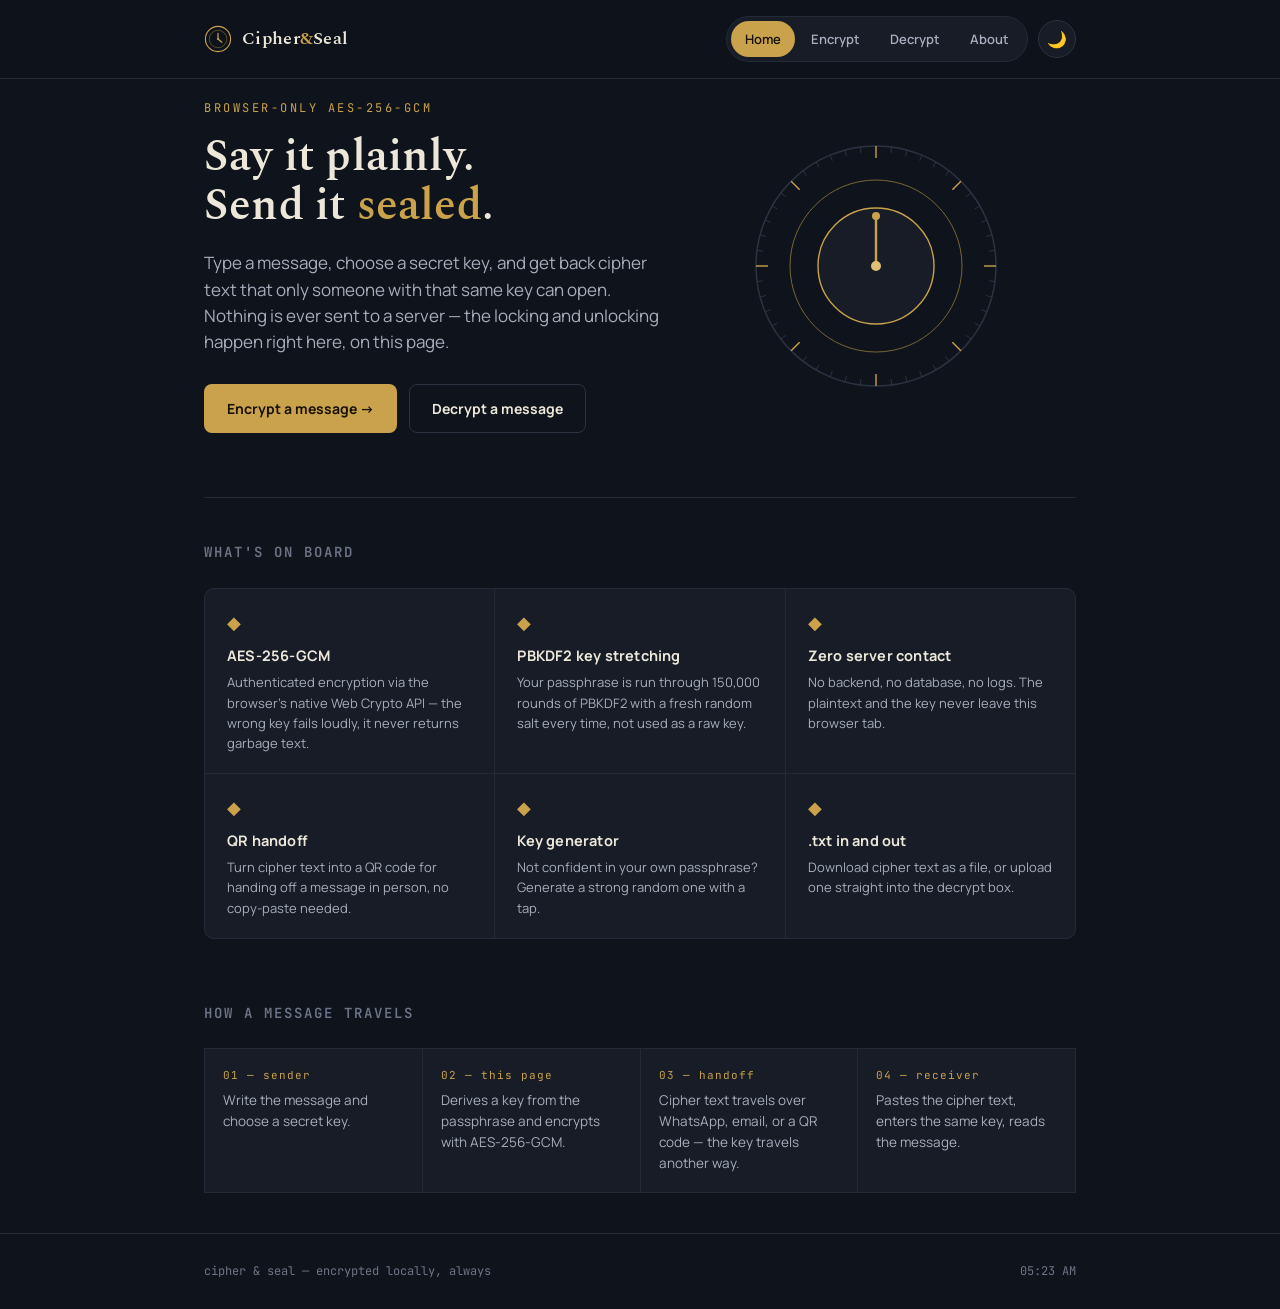
<file: index.html>
<!DOCTYPE html>
<html lang="en" data-theme="dark">
<head>
<meta charset="UTF-8">
<meta name="viewport" content="width=device-width, initial-scale=1.0">
<title>Cipher &amp; Seal — private messages, encrypted in your browser</title>
<link rel="preconnect" href="https://fonts.googleapis.com">
<link rel="preconnect" href="https://fonts.gstatic.com" crossorigin>
<link href="https://fonts.googleapis.com/css2?family=Spectral:wght@400;500;600;700&family=JetBrains+Mono:wght@400;500;600&family=Manrope:wght@400;500;600;700&display=swap" rel="stylesheet">
<link rel="stylesheet" href="css/style.css">
</head>
<body>

<header class="topbar">
  <div class="topbar-inner">
    <a class="brand" href="index.html" style="text-decoration:none; color:inherit;">
      <svg class="brand-mark" viewBox="0 0 40 40" fill="none" xmlns="http://www.w3.org/2000/svg">
        <circle cx="20" cy="20" r="18" stroke="var(--brass)" stroke-width="1.6"/>
        <circle cx="20" cy="20" r="12.5" stroke="var(--brass)" stroke-width="1" opacity="0.55"/>
        <path d="M20 12 L20 20 L25.5 24.5" stroke="var(--brass)" stroke-width="1.8" stroke-linecap="round" stroke-linejoin="round"/>
        <circle cx="20" cy="20" r="1.6" fill="var(--brass)"/>
      </svg>
      <span class="brand-name">Cipher<em>&amp;</em>Seal</span>
    </a>
    <div class="topbar-right">
      <nav class="tabs" aria-label="Site sections">
        <a href="index.html" class="active">Home</a>
        <a href="encrypt.html">Encrypt</a>
        <a href="decrypt.html">Decrypt</a>
        <a href="about.html">About</a>
      </nav>
      <button class="theme-toggle" id="themeToggle" aria-label="Toggle light and dark mode" title="Toggle theme">🌙</button>
    </div>
  </div>
</header>

<main class="wrap">
  <section class="page active" id="page-home">
    <div class="hero">
      <div>
        <div class="eyebrow">Browser-only AES-256-GCM</div>
        <h1>Say it plainly.<br>Send it <span>sealed</span>.</h1>
        <p class="lede">Type a message, choose a secret key, and get back cipher text that only someone with that same key can open. Nothing is ever sent to a server — the locking and unlocking happen right here, on this page.</p>
        <div class="hero-ctas">
          <a class="btn btn-primary" href="encrypt.html">Encrypt a message →</a>
          <a class="btn btn-ghost" href="decrypt.html">Decrypt a message</a>
        </div>
      </div>
      <svg class="hero-dial" viewBox="0 0 300 300" fill="none" xmlns="http://www.w3.org/2000/svg" role="img" aria-label="Illustration of a rotating combination dial">
        <circle cx="150" cy="150" r="120" stroke="var(--border)" stroke-width="1.5"/>
        <g id="dialTicks" style="transform-origin:150px 150px;">
          <g id="ticksGroup"></g>
        </g>
        <circle cx="150" cy="150" r="86" stroke="var(--brass-dim)" stroke-width="1"/>
        <circle cx="150" cy="150" r="58" fill="var(--surface)" stroke="var(--brass)" stroke-width="1.4"/>
        <g id="dialArrow" style="transform-origin:150px 150px;">
          <path d="M150 150 L150 100" stroke="var(--brass)" stroke-width="2.4" stroke-linecap="round"/>
          <circle cx="150" cy="100" r="4" fill="var(--brass)"/>
        </g>
        <circle cx="150" cy="150" r="5" fill="var(--brass-bright)"/>
      </svg>
    </div>

    <div class="manifest">
      <h2>What's on board</h2>
      <div class="manifest-grid">
        <div class="manifest-item"><span class="stamp">◆</span><h3>AES-256-GCM</h3><p>Authenticated encryption via the browser's native Web Crypto API — the wrong key fails loudly, it never returns garbage text.</p></div>
        <div class="manifest-item"><span class="stamp">◆</span><h3>PBKDF2 key stretching</h3><p>Your passphrase is run through 150,000 rounds of PBKDF2 with a fresh random salt every time, not used as a raw key.</p></div>
        <div class="manifest-item"><span class="stamp">◆</span><h3>Zero server contact</h3><p>No backend, no database, no logs. The plaintext and the key never leave this browser tab.</p></div>
        <div class="manifest-item"><span class="stamp">◆</span><h3>QR handoff</h3><p>Turn cipher text into a QR code for handing off a message in person, no copy-paste needed.</p></div>
        <div class="manifest-item"><span class="stamp">◆</span><h3>Key generator</h3><p>Not confident in your own passphrase? Generate a strong random one with a tap.</p></div>
        <div class="manifest-item"><span class="stamp">◆</span><h3>.txt in and out</h3><p>Download cipher text as a file, or upload one straight into the decrypt box.</p></div>
      </div>
    </div>

    <div class="how">
      <h2>How a message travels</h2>
      <div class="how-flow">
        <div class="how-step"><div class="k">01 — sender</div><p>Write the message and choose a secret key.</p></div>
        <div class="how-step"><div class="k">02 — this page</div><p>Derives a key from the passphrase and encrypts with AES-256-GCM.</p></div>
        <div class="how-step"><div class="k">03 — handoff</div><p>Cipher text travels over WhatsApp, email, or a QR code — the key travels another way.</p></div>
        <div class="how-step"><div class="k">04 — receiver</div><p>Pastes the cipher text, enters the same key, reads the message.</p></div>
      </div>
    </div>
  </section>
</main>

<footer>
  <div class="wrap">
    <span>cipher &amp; seal — encrypted locally, always</span>
    <span id="clockTag"></span>
  </div>
</footer>

<script src="js/utils.js"></script>
</body>
</html>
</file>
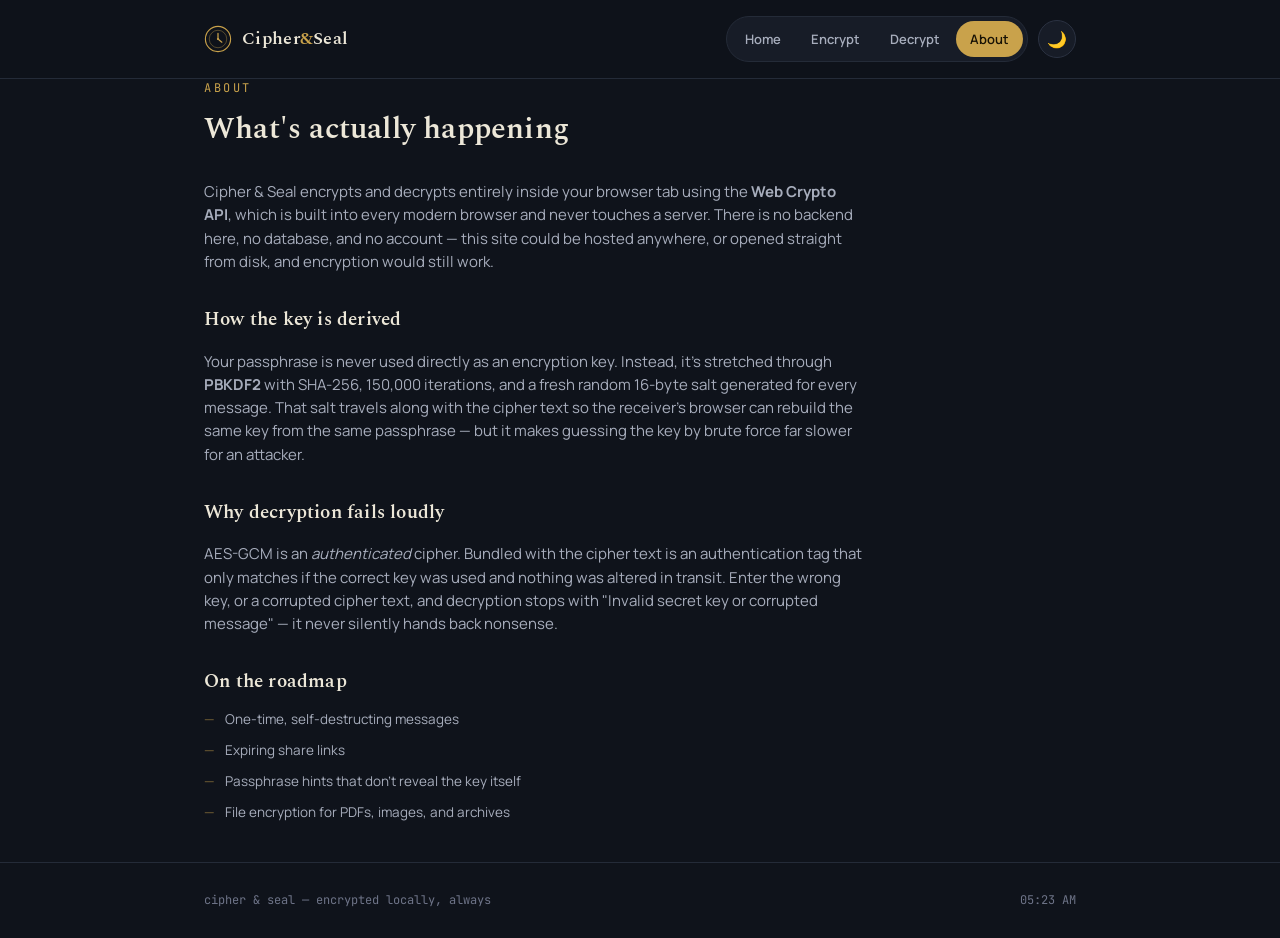
<file: about.html>
<!DOCTYPE html>
<html lang="en" data-theme="dark">
<head>
<meta charset="UTF-8">
<meta name="viewport" content="width=device-width, initial-scale=1.0">
<title>About — Cipher &amp; Seal</title>
<link rel="preconnect" href="https://fonts.googleapis.com">
<link rel="preconnect" href="https://fonts.gstatic.com" crossorigin>
<link href="https://fonts.googleapis.com/css2?family=Spectral:wght@400;500;600;700&family=JetBrains+Mono:wght@400;500;600&family=Manrope:wght@400;500;600;700&display=swap" rel="stylesheet">
<link rel="stylesheet" href="css/style.css">
</head>
<body>

<header class="topbar">
  <div class="topbar-inner">
    <a class="brand" href="index.html" style="text-decoration:none; color:inherit;">
      <svg class="brand-mark" viewBox="0 0 40 40" fill="none" xmlns="http://www.w3.org/2000/svg">
        <circle cx="20" cy="20" r="18" stroke="var(--brass)" stroke-width="1.6"/>
        <circle cx="20" cy="20" r="12.5" stroke="var(--brass)" stroke-width="1" opacity="0.55"/>
        <path d="M20 12 L20 20 L25.5 24.5" stroke="var(--brass)" stroke-width="1.8" stroke-linecap="round" stroke-linejoin="round"/>
        <circle cx="20" cy="20" r="1.6" fill="var(--brass)"/>
      </svg>
      <span class="brand-name">Cipher<em>&amp;</em>Seal</span>
    </a>
    <div class="topbar-right">
      <nav class="tabs" aria-label="Site sections">
        <a href="index.html">Home</a>
        <a href="encrypt.html">Encrypt</a>
        <a href="decrypt.html">Decrypt</a>
        <a href="about.html" class="active">About</a>
      </nav>
      <button class="theme-toggle" id="themeToggle" aria-label="Toggle light and dark mode" title="Toggle theme">🌙</button>
    </div>
  </div>
</header>

<main class="wrap">
  <section class="page active" id="page-about">
    <div class="panel-head">
      <div class="eyebrow">About</div>
      <h1>What's actually happening</h1>
    </div>
    <div class="about-body">
      <p>Cipher &amp; Seal encrypts and decrypts entirely inside your browser tab using the <strong>Web Crypto API</strong>, which is built into every modern browser and never touches a server. There is no backend here, no database, and no account — this site could be hosted anywhere, or opened straight from disk, and encryption would still work.</p>

      <h2>How the key is derived</h2>
      <p>Your passphrase is never used directly as an encryption key. Instead, it's stretched through <strong>PBKDF2</strong> with SHA-256, 150,000 iterations, and a fresh random 16-byte salt generated for every message. That salt travels along with the cipher text so the receiver's browser can rebuild the same key from the same passphrase — but it makes guessing the key by brute force far slower for an attacker.</p>

      <h2>Why decryption fails loudly</h2>
      <p>AES-GCM is an <em>authenticated</em> cipher. Bundled with the cipher text is an authentication tag that only matches if the correct key was used and nothing was altered in transit. Enter the wrong key, or a corrupted cipher text, and decryption stops with "Invalid secret key or corrupted message" — it never silently hands back nonsense.</p>

      <h2>On the roadmap</h2>
      <ul class="roadmap">
        <li>One-time, self-destructing messages</li>
        <li>Expiring share links</li>
        <li>Passphrase hints that don't reveal the key itself</li>
        <li>File encryption for PDFs, images, and archives</li>
      </ul>
    </div>
  </section>
</main>

<footer>
  <div class="wrap">
    <span>cipher &amp; seal — encrypted locally, always</span>
    <span id="clockTag"></span>
  </div>
</footer>

<script src="js/utils.js"></script>
</body>
</html>
</file>
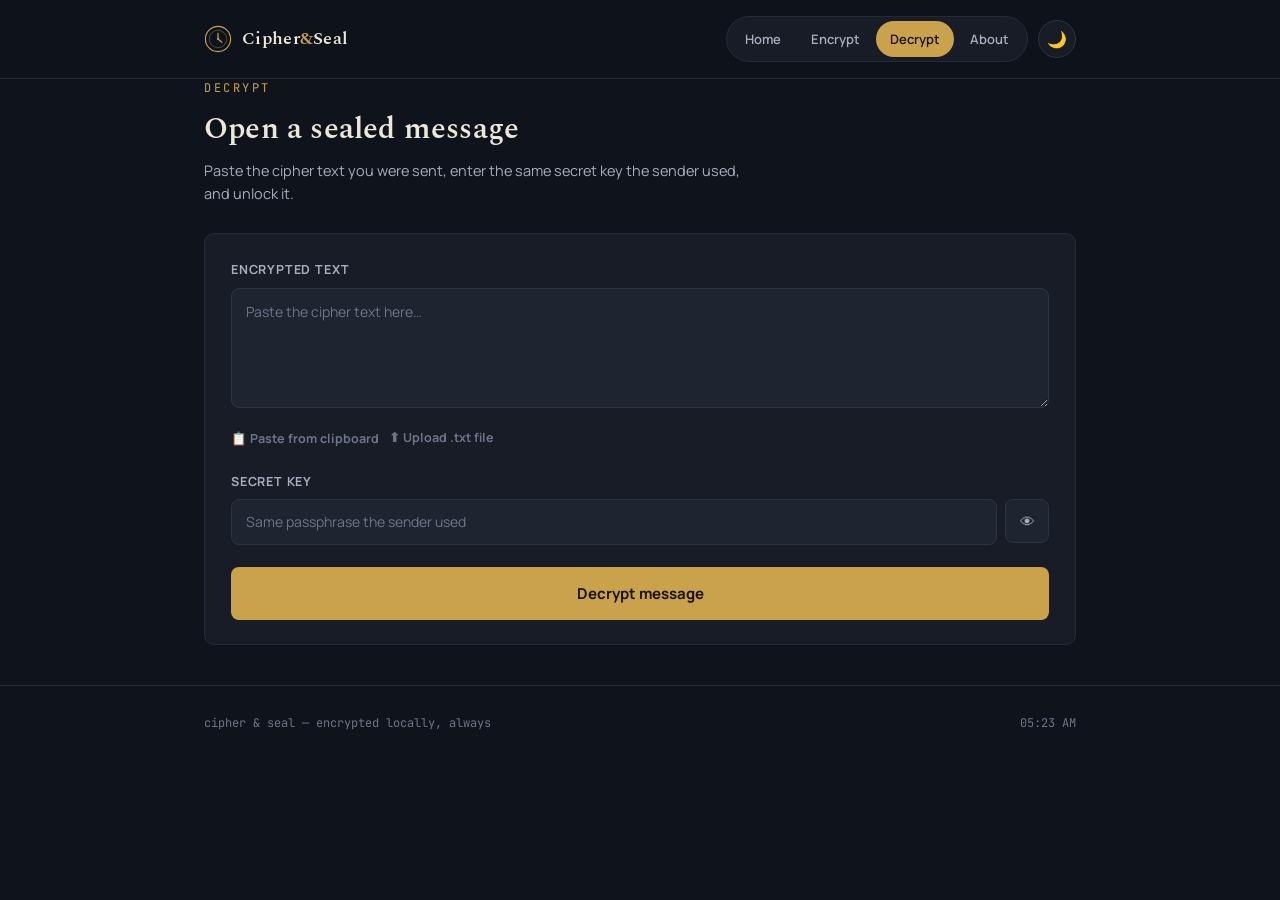
<file: decrypt.html>
<!DOCTYPE html>
<html lang="en" data-theme="dark">
<head>
<meta charset="UTF-8">
<meta name="viewport" content="width=device-width, initial-scale=1.0">
<title>Decrypt a message — Cipher &amp; Seal</title>
<link rel="preconnect" href="https://fonts.googleapis.com">
<link rel="preconnect" href="https://fonts.gstatic.com" crossorigin>
<link href="https://fonts.googleapis.com/css2?family=Spectral:wght@400;500;600;700&family=JetBrains+Mono:wght@400;500;600&family=Manrope:wght@400;500;600;700&display=swap" rel="stylesheet">
<link rel="stylesheet" href="css/style.css">
</head>
<body>

<header class="topbar">
  <div class="topbar-inner">
    <a class="brand" href="index.html" style="text-decoration:none; color:inherit;">
      <svg class="brand-mark" viewBox="0 0 40 40" fill="none" xmlns="http://www.w3.org/2000/svg">
        <circle cx="20" cy="20" r="18" stroke="var(--brass)" stroke-width="1.6"/>
        <circle cx="20" cy="20" r="12.5" stroke="var(--brass)" stroke-width="1" opacity="0.55"/>
        <path d="M20 12 L20 20 L25.5 24.5" stroke="var(--brass)" stroke-width="1.8" stroke-linecap="round" stroke-linejoin="round"/>
        <circle cx="20" cy="20" r="1.6" fill="var(--brass)"/>
      </svg>
      <span class="brand-name">Cipher<em>&amp;</em>Seal</span>
    </a>
    <div class="topbar-right">
      <nav class="tabs" aria-label="Site sections">
        <a href="index.html">Home</a>
        <a href="encrypt.html">Encrypt</a>
        <a href="decrypt.html" class="active">Decrypt</a>
        <a href="about.html">About</a>
      </nav>
      <button class="theme-toggle" id="themeToggle" aria-label="Toggle light and dark mode" title="Toggle theme">🌙</button>
    </div>
  </div>
</header>

<main class="wrap">
  <section class="page active" id="page-decrypt">
    <div class="panel-head">
      <div class="eyebrow">Decrypt</div>
      <h1>Open a sealed message</h1>
      <p>Paste the cipher text you were sent, enter the same secret key the sender used, and unlock it.</p>
    </div>

    <div class="card">
      <div class="field">
        <div class="field-label"><label for="decInput">Encrypted text</label></div>
        <textarea id="decInput" placeholder="Paste the cipher text here…"></textarea>
        <div class="row-actions">
          <button class="link-btn" id="pasteDecInput">📋 Paste from clipboard</button>
          <label class="link-btn" for="uploadTxt" style="cursor:pointer;">⬆ Upload .txt file</label>
          <input type="file" id="uploadTxt" accept=".txt" class="visually-hidden">
        </div>
      </div>

      <div class="field">
        <div class="field-label"><label for="decKey">Secret key</label></div>
        <div class="key-row">
          <input class="keyinput" id="decKey" type="password" placeholder="Same passphrase the sender used" autocomplete="off">
          <button class="icon-btn" id="decKeyToggle" aria-label="Show secret key" title="Show/hide">👁</button>
        </div>
      </div>

      <div class="action-row" style="margin-top:22px;">
        <button class="btn btn-primary btn-full" id="decryptBtn">Decrypt message</button>
      </div>

      <div class="status" id="decStatus"></div>

      <div class="output-block" id="decOutputBlock">
        <div class="output-head">
          <div class="field-label" style="margin:0;"><label>Original message</label></div>
          <span class="seal"><span class="dot"></span>verified</span>
        </div>
        <textarea id="decOutput" readonly></textarea>
        <div class="output-actions">
          <button class="small-btn" id="copyDecOutput">📋 Copy</button>
        </div>
      </div>
    </div>
  </section>
</main>

<footer>
  <div class="wrap">
    <span>cipher &amp; seal — encrypted locally, always</span>
    <span id="clockTag"></span>
  </div>
</footer>

<script src="js/utils.js"></script>
<script src="js/crypto.js"></script>
<script src="js/decrypt.js"></script>
</body>
</html>
</file>
<file: css/style.css>
:root{
  --bg:#0F131B;
  --surface:#171C27;
  --surface-2:#1E2531;
  --raised:#232B39;
  --border:#2B3242;
  --border-soft:#242B38;
  --text:#ECE7D8;
  --text-dim:#A7ADBC;
  --text-faint:#6E7488;
  --brass:#C9A24B;
  --brass-bright:#E0BE72;
  --brass-dim:#7A6636;
  --danger:#E2574C;
  --danger-bg:#2B1A19;
  --success:#7BC79A;
  --success-bg:#16241C;
  --font-display:'Spectral', Georgia, serif;
  --font-mono:'JetBrains Mono', 'Courier New', monospace;
  --font-body:'Manrope', -apple-system, sans-serif;
  --radius:10px;
}
:root[data-theme="light"]{
  --bg:#F4F0E4;
  --surface:#FFFFFF;
  --surface-2:#FBF8EF;
  --raised:#FFFFFF;
  --border:#E1D9C2;
  --border-soft:#EAE3CE;
  --text:#20242E;
  --text-dim:#5B5F6E;
  --text-faint:#8B8F9C;
  --brass:#9C7A2C;
  --brass-bright:#B4903E;
  --brass-dim:#C9BB92;
  --danger:#B23A30;
  --danger-bg:#FBEAE8;
  --success:#2F7A54;
  --success-bg:#E9F5EE;
}
*{box-sizing:border-box;}
html{scroll-behavior:smooth;}
body{
  margin:0;
  background:var(--bg);
  color:var(--text);
  font-family:var(--font-body);
  line-height:1.55;
  transition:background .25s ease,color .25s ease;
  -webkit-font-smoothing:antialiased;
}
@media (prefers-reduced-motion: reduce){
  *{animation-duration:0.01ms !important; animation-iteration-count:1 !important; transition-duration:0.01ms !important; scroll-behavior:auto !important;}
}
::selection{background:var(--brass); color:#12151B;}

a{color:var(--brass-bright);}
h1,h2,h3{font-family:var(--font-display); font-weight:600; margin:0; letter-spacing:.2px;}

.wrap{max-width:920px; margin:0 auto; padding:0 24px;}
@media (max-width:480px){.wrap{padding:0 16px;}}

header.topbar{
  position:sticky; top:0; z-index:40;
  background:color-mix(in srgb, var(--bg) 88%, transparent);
  backdrop-filter:blur(10px);
  border-bottom:1px solid var(--border-soft);
}
.topbar-inner{
  display:flex; align-items:center; justify-content:space-between;
  padding:16px 24px; max-width:920px; margin:0 auto; gap:12px; flex-wrap:wrap;
}
@media (max-width:480px){.topbar-inner{padding:12px 16px;}}
.brand{display:flex; align-items:center; gap:10px;}
.brand-mark{width:28px; height:28px; flex:none;}
.brand-name{font-family:var(--font-display); font-weight:600; font-size:18px; letter-spacing:.3px; white-space:nowrap;}
.brand-name em{font-style:normal; color:var(--brass);}

.topbar-right{display:flex; align-items:center; gap:0;}

nav.tabs{display:flex; gap:2px; background:var(--surface); border:1px solid var(--border-soft); border-radius:999px; padding:4px;}
nav.tabs a{
  font-family:var(--font-body); font-weight:600; font-size:13px; text-decoration:none;
  color:var(--text-dim); background:transparent; border:none; border-radius:999px;
  padding:8px 14px; cursor:pointer; transition:.15s ease; display:inline-block;
}
nav.tabs a:hover{color:var(--text);}
nav.tabs a.active{background:var(--brass); color:#181205;}
nav.tabs a:focus-visible, .icon-btn:focus-visible, button:focus-visible, input:focus-visible, textarea:focus-visible, .theme-toggle:focus-visible{
  outline:2px solid var(--brass); outline-offset:2px;
}
@media (max-width:560px){
  nav.tabs{width:100%; justify-content:space-between;}
  nav.tabs a{padding:8px 10px; font-size:12.5px; flex:1; text-align:center;}
}

.theme-toggle{
  border:1px solid var(--border); background:var(--surface); color:var(--text-dim);
  width:38px; height:38px; border-radius:999px; cursor:pointer; display:flex; align-items:center; justify-content:center;
  font-size:16px; margin-left:10px; transition:.15s ease; flex:none;
}
.theme-toggle:hover{border-color:var(--brass); color:var(--brass);}

main{padding:56px 0 100px;}
@media (max-width:480px){main{padding:36px 0 70px;}}

/* HOME */
.hero{display:grid; grid-template-columns:1.15fr .85fr; gap:48px; align-items:center; padding:20px 0 64px;}
@media (max-width:760px){.hero{grid-template-columns:1fr; text-align:center; padding:10px 0 44px;} .hero-dial{margin:0 auto;}}
.eyebrow{font-family:var(--font-mono); font-size:12px; letter-spacing:2.5px; text-transform:uppercase; color:var(--brass); margin-bottom:14px;}
.hero h1{font-size:44px; line-height:1.12; margin-bottom:20px;}
@media (max-width:560px){.hero h1{font-size:32px;}}
.hero h1 span{color:var(--brass);}
.hero p.lede{font-size:17px; color:var(--text-dim); max-width:46ch; margin-bottom:28px;}
@media (max-width:760px){.hero p.lede{margin-left:auto; margin-right:auto;}}
.hero-ctas{display:flex; gap:12px; flex-wrap:wrap;}
@media (max-width:760px){.hero-ctas{justify-content:center;}}

.btn{
  font-family:var(--font-body); font-weight:700; font-size:14px; cursor:pointer;
  border-radius:8px; padding:13px 22px; border:1px solid transparent; transition:.15s ease;
  display:inline-flex; align-items:center; gap:8px; text-decoration:none;
}
.btn-primary{background:var(--brass); color:#181205;}
.btn-primary:hover{background:var(--brass-bright);}
.btn-ghost{background:transparent; color:var(--text); border-color:var(--border);}
.btn-ghost:hover{border-color:var(--brass); color:var(--brass);}

.hero-dial{width:100%; max-width:300px;}
@media (max-width:560px){.hero-dial{max-width:220px;}}

.manifest{border-top:1px solid var(--border-soft); padding-top:44px;}
.manifest h2{font-size:14px; font-family:var(--font-mono); text-transform:uppercase; letter-spacing:2px; color:var(--text-faint); margin-bottom:24px;}
.manifest-grid{display:grid; grid-template-columns:repeat(auto-fit, minmax(220px,1fr)); gap:1px; background:var(--border-soft); border:1px solid var(--border-soft); border-radius:var(--radius); overflow:hidden;}
.manifest-item{background:var(--surface); padding:20px 22px;}
.manifest-item .stamp{color:var(--brass); font-size:18px; margin-bottom:8px; display:block;}
.manifest-item h3{font-family:var(--font-body); font-size:14.5px; font-weight:700; margin-bottom:5px;}
.manifest-item p{font-size:13px; color:var(--text-dim); margin:0;}

.how{margin-top:64px;}
.how h2{font-size:14px; font-family:var(--font-mono); text-transform:uppercase; letter-spacing:2px; color:var(--text-faint); margin-bottom:24px;}
.how-flow{display:flex; align-items:stretch; gap:0; flex-wrap:wrap;}
.how-step{flex:1; min-width:150px; background:var(--surface); border:1px solid var(--border-soft); padding:18px 18px; position:relative;}
.how-step + .how-step{border-left:none;}
@media (max-width:700px){.how-step{border-left:1px solid var(--border-soft) !important; border-top:none;} .how-step + .how-step{border-top:none;}}
.how-step .k{font-family:var(--font-mono); font-size:11px; color:var(--brass); letter-spacing:1px;}
.how-step p{font-size:13.5px; margin:6px 0 0; color:var(--text-dim);}

/* shared panels */
.panel-head{margin-bottom:28px;}
.panel-head .eyebrow{margin-bottom:8px;}
.panel-head h1{font-size:30px;}
@media (max-width:480px){.panel-head h1{font-size:24px;}}
.panel-head p{color:var(--text-dim); font-size:14.5px; margin-top:8px; max-width:60ch;}

.card{background:var(--surface); border:1px solid var(--border-soft); border-radius:var(--radius); padding:26px 26px 24px;}
@media (max-width:480px){.card{padding:18px 16px 18px;}}
.field{margin-bottom:20px;}
.field:last-child{margin-bottom:0;}
.field-label{display:flex; align-items:center; justify-content:space-between; margin-bottom:8px; gap:8px;}
.field-label label{font-size:12.5px; font-weight:700; text-transform:uppercase; letter-spacing:.8px; color:var(--text-dim);}
.field-hint{font-size:11.5px; color:var(--text-faint); font-family:var(--font-mono);}

textarea, .keyinput{
  width:100%; background:var(--surface-2); border:1px solid var(--border); color:var(--text);
  border-radius:8px; padding:13px 14px; font-family:var(--font-mono); font-size:14px;
  resize:vertical; transition:.15s ease;
}
textarea::placeholder, .keyinput::placeholder{color:var(--text-faint); font-family:var(--font-body);}
textarea:focus, .keyinput:focus{outline:2px solid var(--brass); outline-offset:1px; border-color:var(--brass);}
textarea{min-height:120px;}

.key-row{position:relative; display:flex; gap:8px;}
.key-row .keyinput{flex:1; min-width:0;}
.icon-btn{
  background:var(--surface-2); border:1px solid var(--border); color:var(--text-dim);
  width:44px; height:44px; border-radius:8px; cursor:pointer; flex:none;
  display:flex; align-items:center; justify-content:center; font-size:15px; transition:.15s ease;
}
.icon-btn:hover{border-color:var(--brass); color:var(--brass);}

.row-actions{display:flex; gap:10px; flex-wrap:wrap; margin-top:10px;}
.link-btn{
  background:none; border:none; color:var(--text-faint); font-family:var(--font-body);
  font-size:12.5px; font-weight:700; cursor:pointer; display:flex; align-items:center; gap:5px; padding:4px 0;
}
.link-btn:hover{color:var(--brass);}

.strength{height:4px; border-radius:2px; background:var(--border); overflow:hidden; margin-top:8px;}
.strength-bar{height:100%; width:0%; background:var(--danger); transition:.2s ease;}
.strength-label{font-size:11px; color:var(--text-faint); margin-top:5px; font-family:var(--font-mono);}

.action-row{display:flex; align-items:center; gap:14px; margin-top:4px; flex-wrap:wrap;}
.btn-full{width:100%; justify-content:center; font-size:15px; padding:15px;}

.status{
  display:none; align-items:flex-start; gap:10px; padding:12px 14px; border-radius:8px;
  font-size:13.5px; margin-top:18px; font-family:var(--font-body);
}
.status.show{display:flex;}
.status.err{background:var(--danger-bg); color:var(--danger); border:1px solid color-mix(in srgb, var(--danger) 35%, transparent);}
.status.ok{background:var(--success-bg); color:var(--success); border:1px solid color-mix(in srgb, var(--success) 35%, transparent);}

.output-block{margin-top:22px; display:none;}
.output-block.show{display:block; animation:fadein .3s ease;}
@keyframes fadein{from{opacity:0; transform:translateY(6px);} to{opacity:1; transform:translateY(0);}}
.output-head{display:flex; align-items:center; justify-content:space-between; margin-bottom:8px;}
.seal{display:flex; align-items:center; gap:7px; font-family:var(--font-mono); font-size:11px; color:var(--brass); letter-spacing:1px; text-transform:uppercase;}
.seal .dot{width:6px; height:6px; border-radius:50%; background:var(--brass); animation:pulse 1.6s ease infinite;}
@keyframes pulse{0%,100%{opacity:1;} 50%{opacity:.35;}}

.output-actions{display:flex; gap:8px; flex-wrap:wrap; margin-top:12px;}
.small-btn{
  font-family:var(--font-body); font-size:12.5px; font-weight:700; cursor:pointer;
  background:var(--surface-2); border:1px solid var(--border); color:var(--text-dim);
  border-radius:7px; padding:9px 13px; display:inline-flex; align-items:center; gap:6px; transition:.15s ease;
}
.small-btn:hover{border-color:var(--brass); color:var(--brass);}

#qrHolder{margin-top:16px; display:none; background:#fff; padding:14px; border-radius:8px; width:fit-content;}
#qrHolder.show{display:block;}
#qrHolder img{display:block;}

.tips-card{margin-top:28px; background:var(--surface-2); border:1px dashed var(--border); border-radius:var(--radius); padding:20px 22px;}
@media (max-width:480px){.tips-card{padding:16px;}}
.tips-card h3{font-size:13px; text-transform:uppercase; letter-spacing:1px; color:var(--brass); margin-bottom:12px; font-family:var(--font-mono);}
.tips-card ul{margin:0; padding-left:18px; color:var(--text-dim); font-size:13.5px;}
.tips-card li{margin-bottom:6px;}

/* ABOUT */
.about-body{max-width:66ch;}
.about-body p{color:var(--text-dim); font-size:15px; margin-bottom:16px;}
.about-body h2{font-size:19px; margin:32px 0 12px;}
.roadmap{list-style:none; padding:0; margin:0; display:grid; gap:10px;}
.roadmap li{display:flex; gap:10px; font-size:13.5px; color:var(--text-dim); align-items:flex-start;}
.roadmap li::before{content:'—'; color:var(--brass-dim); flex:none;}

footer{border-top:1px solid var(--border-soft); padding:28px 0; margin-top:40px;}
footer .wrap{display:flex; justify-content:space-between; align-items:center; font-size:12px; color:var(--text-faint); flex-wrap:wrap; gap:10px;}
footer .wrap span{font-family:var(--font-mono);}

.visually-hidden{position:absolute; width:1px; height:1px; overflow:hidden; clip:rect(0,0,0,0); white-space:nowrap;}

.toast{
  position:fixed; bottom:22px; left:50%; transform:translateX(-50%) translateY(20px);
  background:var(--raised); border:1px solid var(--border); color:var(--text);
  padding:11px 18px; border-radius:8px; font-size:13px; font-family:var(--font-body);
  opacity:0; pointer-events:none; transition:.2s ease; z-index:100; box-shadow:0 6px 20px rgba(0,0,0,.25);
}
.toast.show{opacity:1; transform:translateX(-50%) translateY(0);}
</file>
